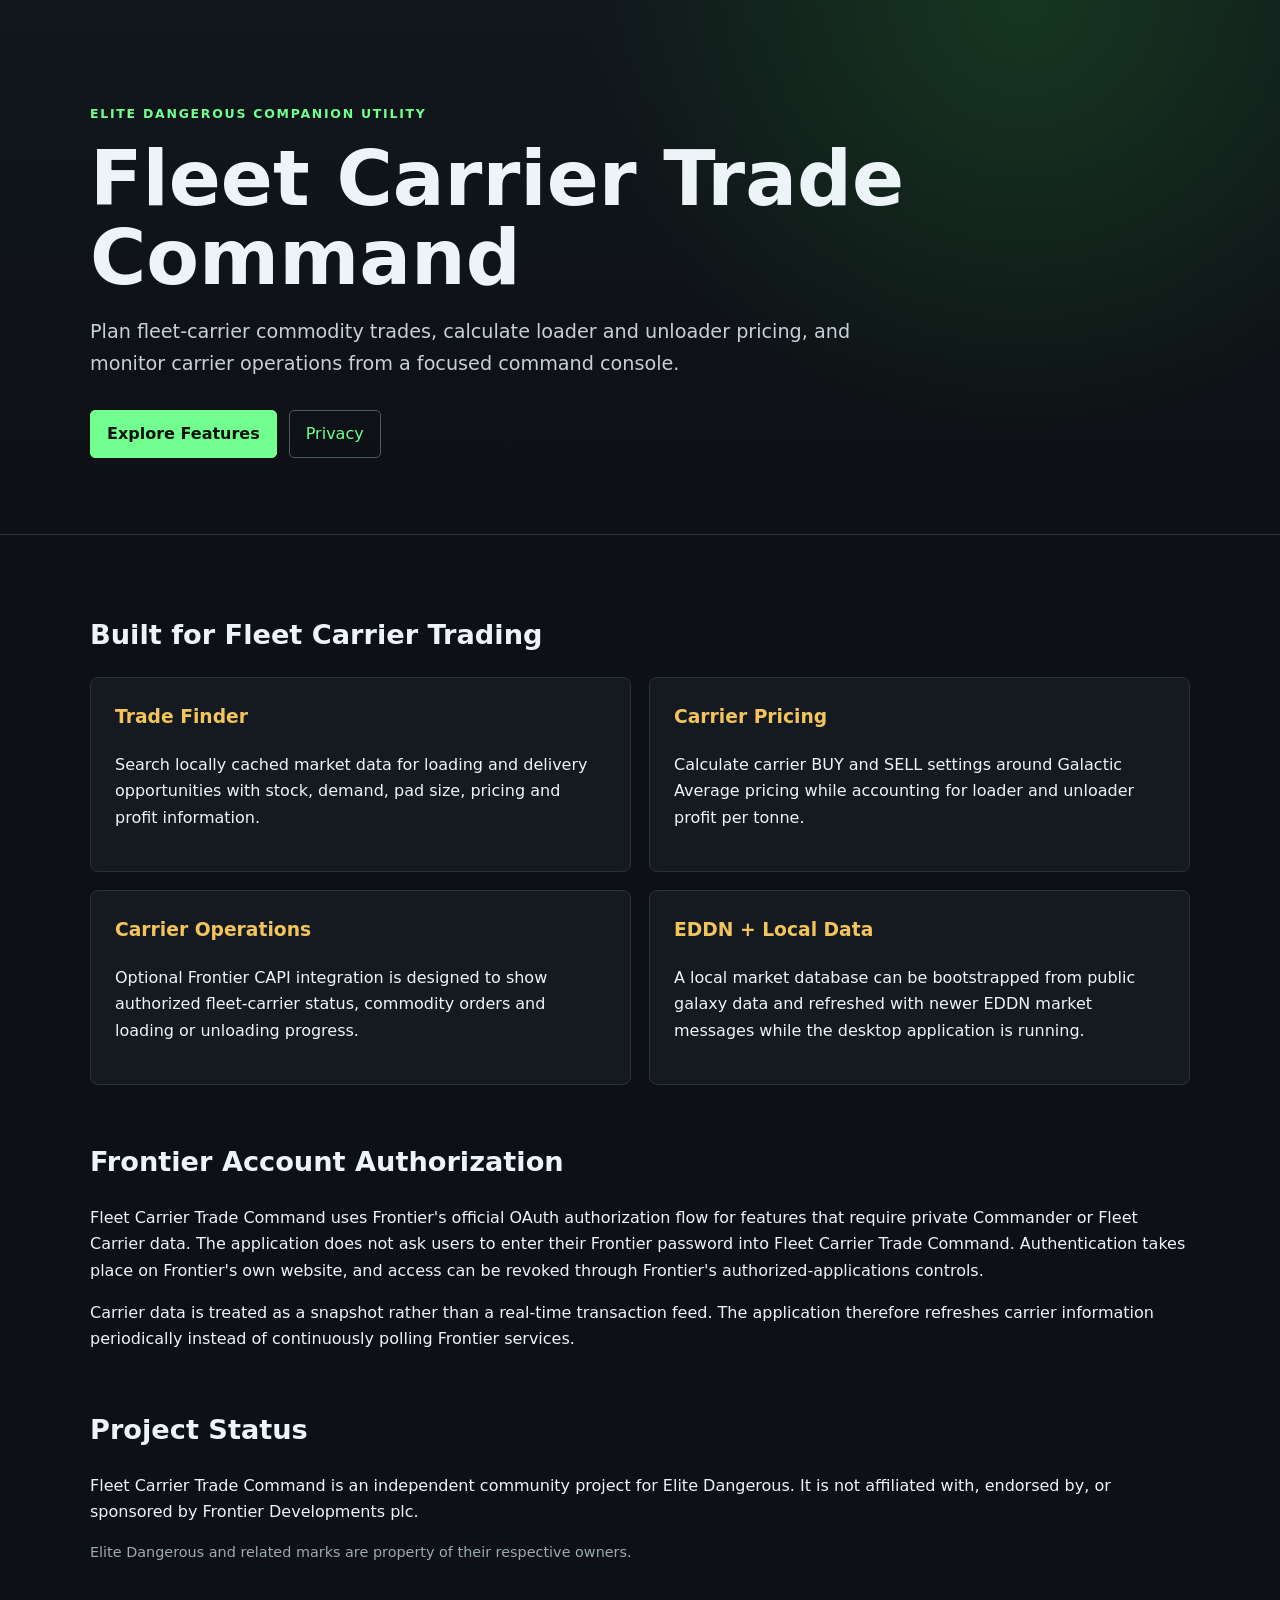
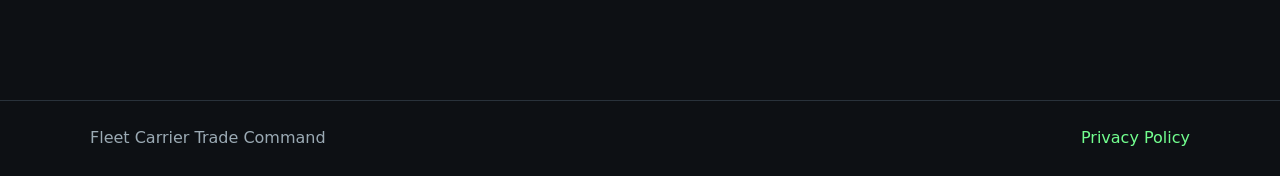
<file: index.html>
<!doctype html><html lang="en"><head><meta charset="utf-8"><meta name="viewport" content="width=device-width,initial-scale=1"><title>Fleet Carrier Trade Command</title><meta name="description" content="Fleet Carrier Trade Command is an Elite Dangerous companion utility for fleet carrier commodity trading and operations."><link rel="stylesheet" href="style.css"></head><body><header><div class="wrap"><p class="eyebrow">ELITE DANGEROUS COMPANION UTILITY</p><h1>Fleet Carrier Trade Command</h1><p class="lead">Plan fleet-carrier commodity trades, calculate loader and unloader pricing, and monitor carrier operations from a focused command console.</p><div class="actions"><a class="primary" href="#features">Explore Features</a><a href="privacy.html">Privacy</a></div></div></header><main class="wrap"><section id="features"><h2>Built for Fleet Carrier Trading</h2><div class="grid"><article><h3>Trade Finder</h3><p>Search locally cached market data for loading and delivery opportunities with stock, demand, pad size, pricing and profit information.</p></article><article><h3>Carrier Pricing</h3><p>Calculate carrier BUY and SELL settings around Galactic Average pricing while accounting for loader and unloader profit per tonne.</p></article><article><h3>Carrier Operations</h3><p>Optional Frontier CAPI integration is designed to show authorized fleet-carrier status, commodity orders and loading or unloading progress.</p></article><article><h3>EDDN + Local Data</h3><p>A local market database can be bootstrapped from public galaxy data and refreshed with newer EDDN market messages while the desktop application is running.</p></article></div></section><section><h2>Frontier Account Authorization</h2><p>Fleet Carrier Trade Command uses Frontier's official OAuth authorization flow for features that require private Commander or Fleet Carrier data. The application does not ask users to enter their Frontier password into Fleet Carrier Trade Command. Authentication takes place on Frontier's own website, and access can be revoked through Frontier's authorized-applications controls.</p><p>Carrier data is treated as a snapshot rather than a real-time transaction feed. The application therefore refreshes carrier information periodically instead of continuously polling Frontier services.</p></section><section><h2>Project Status</h2><p>Fleet Carrier Trade Command is an independent community project for Elite Dangerous. It is not affiliated with, endorsed by, or sponsored by Frontier Developments plc.</p><p class="small">Elite Dangerous and related marks are property of their respective owners.</p></section></main><footer><div class="wrap"><span>Fleet Carrier Trade Command</span><span><a href="privacy.html">Privacy Policy</a></span></div></footer></body></html>
</file>
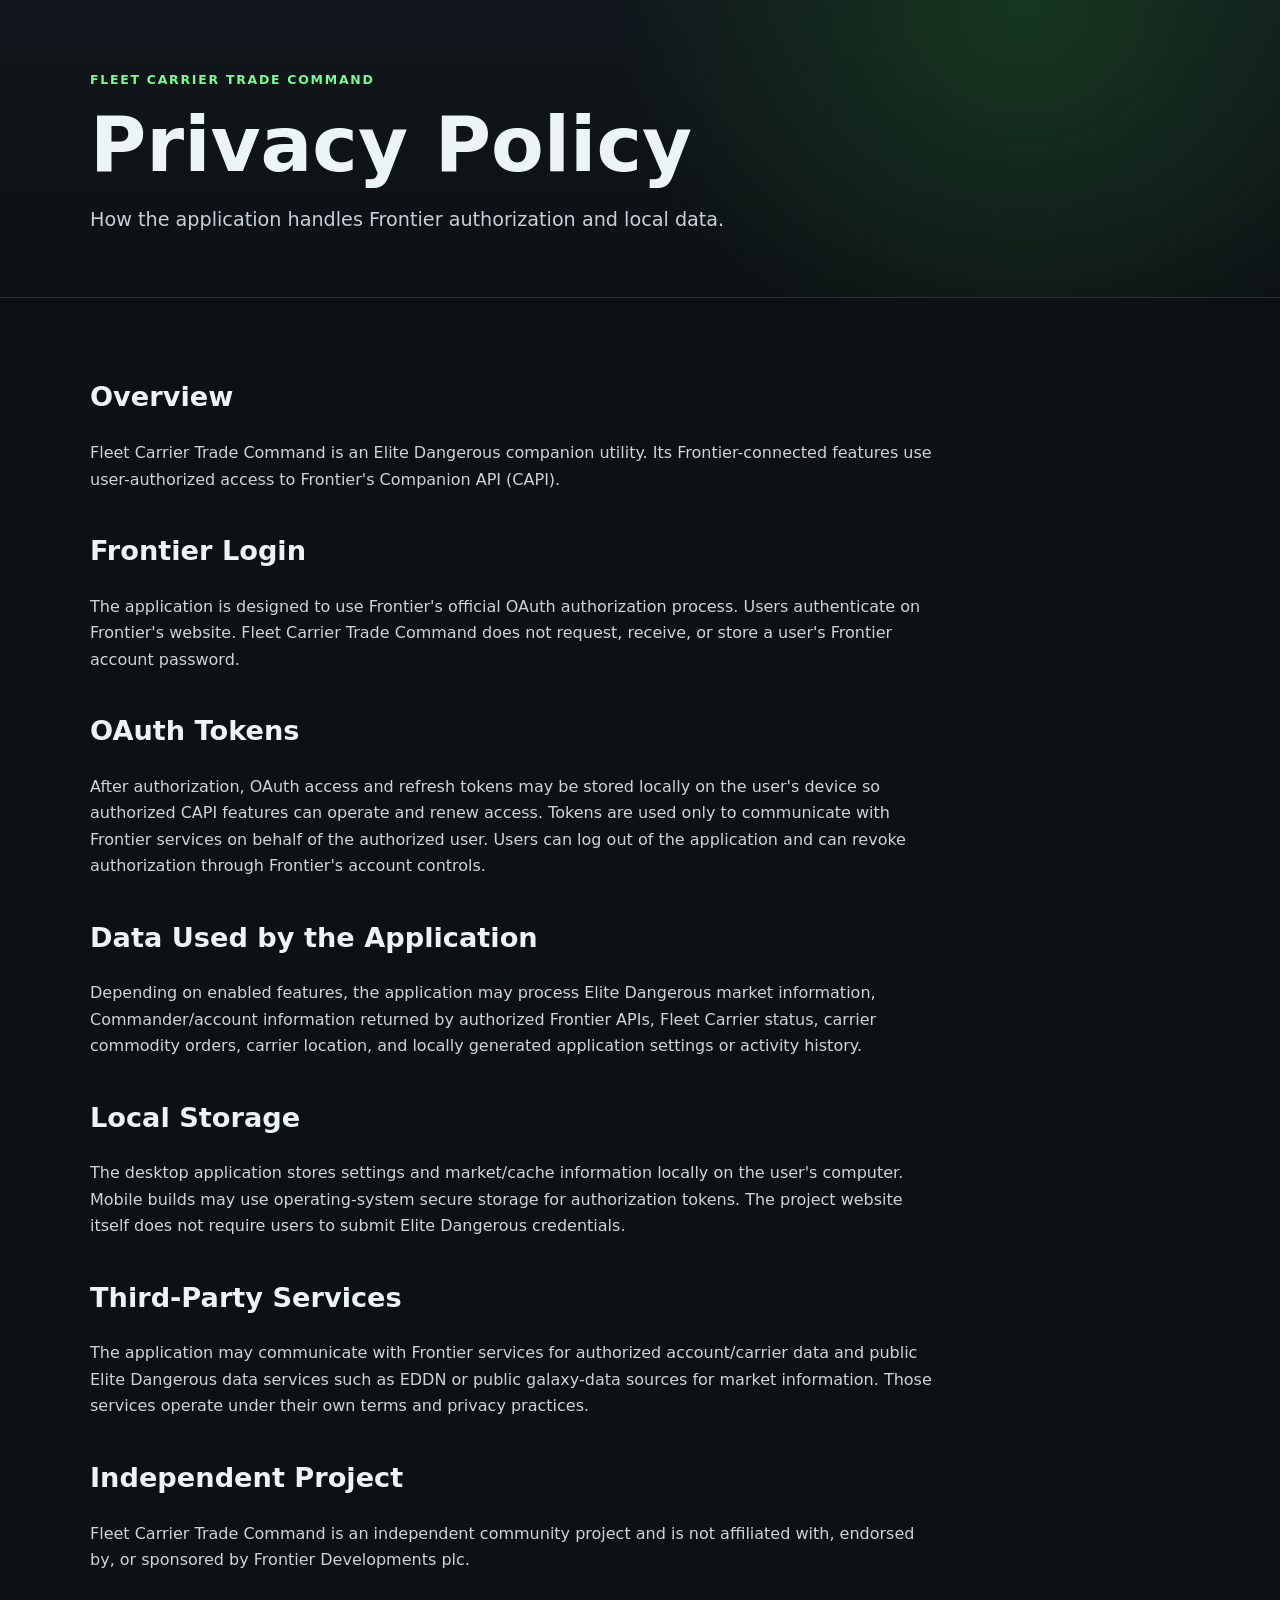
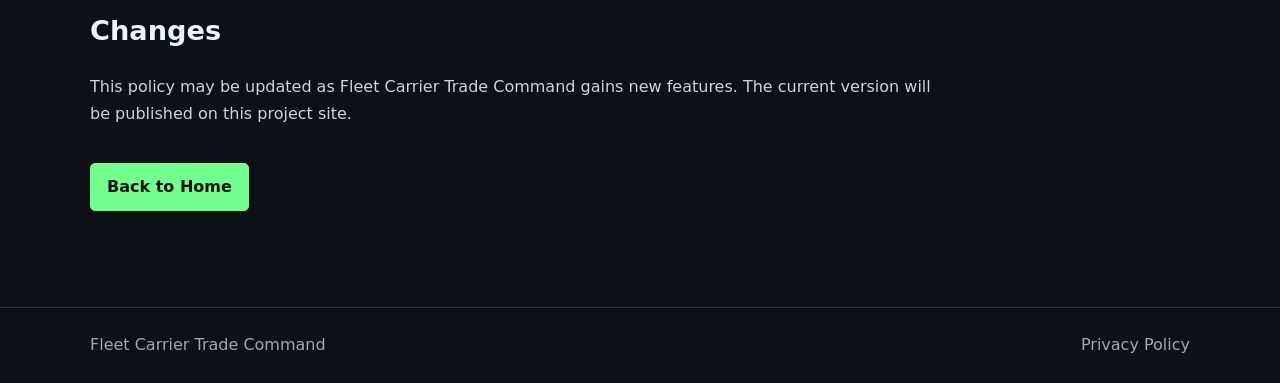
<file: privacy.html>
<!doctype html><html lang="en"><head><meta charset="utf-8"><meta name="viewport" content="width=device-width,initial-scale=1"><title>Privacy Policy — Fleet Carrier Trade Command</title><link rel="stylesheet" href="style.css"></head><body><header class="compact"><div class="wrap"><p class="eyebrow">FLEET CARRIER TRADE COMMAND</p><h1>Privacy Policy</h1><p class="lead">How the application handles Frontier authorization and local data.</p></div></header><main class="wrap policy"><section><h2>Overview</h2><p>Fleet Carrier Trade Command is an Elite Dangerous companion utility. Its Frontier-connected features use user-authorized access to Frontier's Companion API (CAPI).</p></section><section><h2>Frontier Login</h2><p>The application is designed to use Frontier's official OAuth authorization process. Users authenticate on Frontier's website. Fleet Carrier Trade Command does not request, receive, or store a user's Frontier account password.</p></section><section><h2>OAuth Tokens</h2><p>After authorization, OAuth access and refresh tokens may be stored locally on the user's device so authorized CAPI features can operate and renew access. Tokens are used only to communicate with Frontier services on behalf of the authorized user. Users can log out of the application and can revoke authorization through Frontier's account controls.</p></section><section><h2>Data Used by the Application</h2><p>Depending on enabled features, the application may process Elite Dangerous market information, Commander/account information returned by authorized Frontier APIs, Fleet Carrier status, carrier commodity orders, carrier location, and locally generated application settings or activity history.</p></section><section><h2>Local Storage</h2><p>The desktop application stores settings and market/cache information locally on the user's computer. Mobile builds may use operating-system secure storage for authorization tokens. The project website itself does not require users to submit Elite Dangerous credentials.</p></section><section><h2>Third-Party Services</h2><p>The application may communicate with Frontier services for authorized account/carrier data and public Elite Dangerous data services such as EDDN or public galaxy-data sources for market information. Those services operate under their own terms and privacy practices.</p></section><section><h2>Independent Project</h2><p>Fleet Carrier Trade Command is an independent community project and is not affiliated with, endorsed by, or sponsored by Frontier Developments plc.</p></section><section><h2>Changes</h2><p>This policy may be updated as Fleet Carrier Trade Command gains new features. The current version will be published on this project site.</p></section><p><a class="primary" href="index.html">Back to Home</a></p></main><footer><div class="wrap"><span>Fleet Carrier Trade Command</span><span>Privacy Policy</span></div></footer></body></html>
</file>
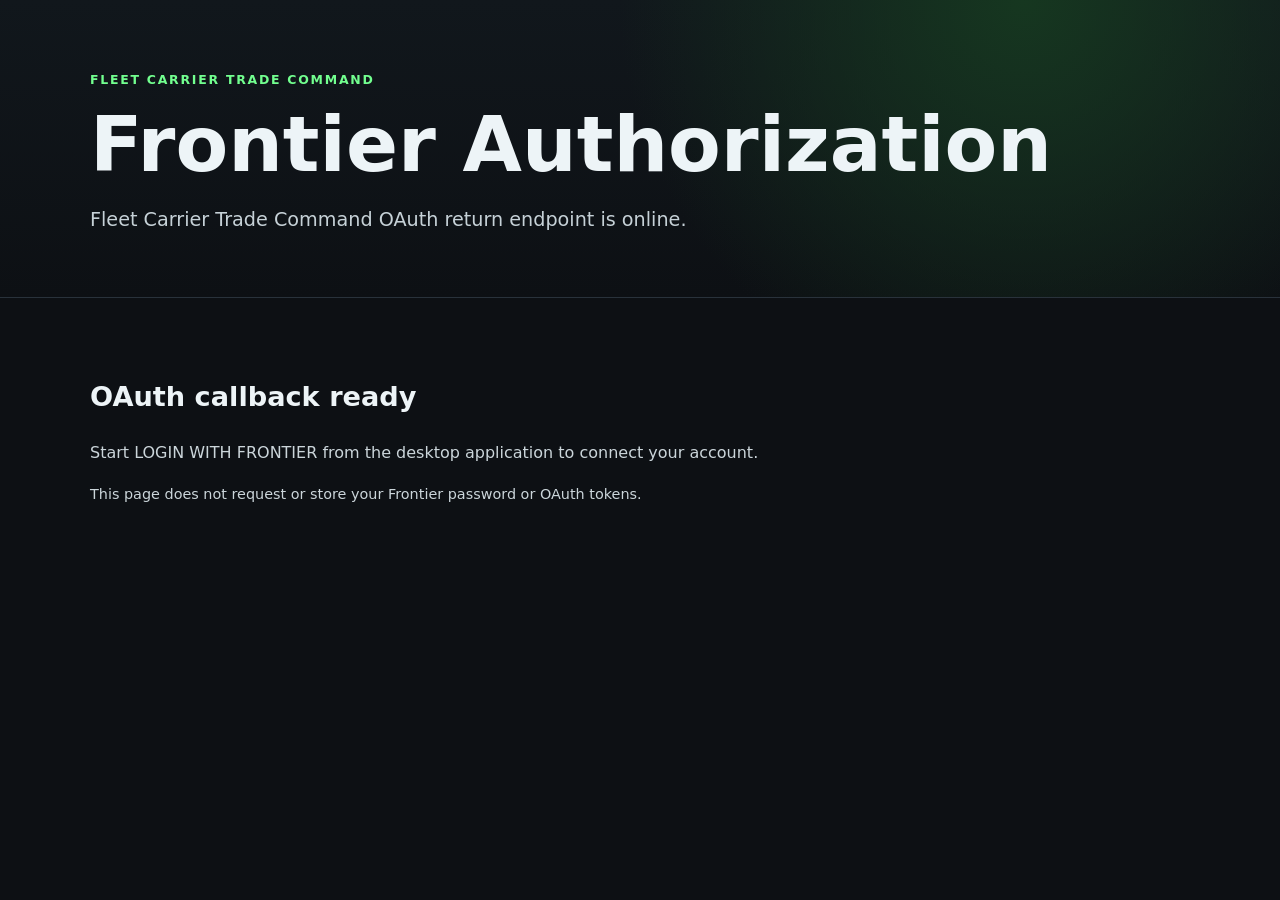
<file: oauth/callback.html>
<!doctype html><html lang="en"><head><meta charset="utf-8"><meta name="viewport" content="width=device-width,initial-scale=1"><title>Frontier Authorization — Fleet Carrier Trade Command</title><link rel="stylesheet" href="../style.css"><meta name="robots" content="noindex,nofollow"></head><body><header class="compact"><div class="wrap"><p class="eyebrow">FLEET CARRIER TRADE COMMAND</p><h1>Frontier Authorization</h1><p class="lead" id="status">Returning authorization to the desktop application…</p></div></header><main class="wrap policy"><section><h2 id="heading">Authorization callback received</h2><p id="message">Keep Fleet Carrier Trade Command open while this page returns the result.</p><p class="small">This page does not request or store your Frontier password or OAuth tokens.</p></section></main><script>(()=>{const q=new URLSearchParams(location.search),s=q.get('state')||'',m=/^fctc\.(\d{2,5})\.([A-Za-z0-9_-]+)$/.exec(s),h=document.getElementById('heading'),st=document.getElementById('status'),msg=document.getElementById('message');if(!m){h.textContent='OAuth callback ready';st.textContent='Fleet Carrier Trade Command OAuth return endpoint is online.';msg.textContent='Start LOGIN WITH FRONTIER from the desktop application to connect your account.';return;}const port=Number(m[1]);if(port<1024||port>65535){h.textContent='Invalid callback';st.textContent='The desktop return address was invalid.';return;}const target='http://127.0.0.1:'+port+'/oauth/callback/?'+q.toString();if(q.has('error')){h.textContent='Authorization was not completed';st.textContent='Returning the Frontier response to Fleet Carrier Trade Command…';}else if(q.has('code')){h.textContent='Authorization approved';st.textContent='Returning securely to Fleet Carrier Trade Command…';}else{h.textContent='Authorization response received';}msg.textContent='If the application does not resume automatically, leave it open and refresh this page.';setTimeout(()=>location.replace(target),250);})();</script></body></html>
</file>
<file: style.css>
:root{color-scheme:dark;--bg:#0d1014;--panel:#151a20;--line:#29323b;--text:#edf4f7;--muted:#9baab4;--accent:#72ff8f;--accent2:#f2c45e}*{box-sizing:border-box}body{margin:0;background:var(--bg);color:var(--text);font:16px/1.65 system-ui,-apple-system,Segoe UI,Roboto,sans-serif}a{color:var(--accent);text-decoration:none}a:hover{text-decoration:underline}.wrap{width:min(1100px,calc(100% - 40px));margin:auto}header{padding:92px 0 76px;background:radial-gradient(circle at 80% 0,#163720 0,transparent 38%),linear-gradient(180deg,#11171c,#0d1014);border-bottom:1px solid var(--line)}header.compact{padding:58px 0 42px}.eyebrow{color:var(--accent);font-weight:700;letter-spacing:.14em;font-size:.78rem}h1{font-size:clamp(2.5rem,6vw,5rem);line-height:1.02;margin:.2em 0}.lead{max-width:780px;color:#c6d1d7;font-size:1.2rem}.actions{display:flex;gap:12px;margin-top:30px;flex-wrap:wrap}.actions a,.primary{display:inline-block;border:1px solid #4b5b66;padding:10px 16px;border-radius:5px}.actions .primary,.primary{background:var(--accent);border-color:var(--accent);color:#07120a;font-weight:800}main{padding:55px 0 80px}section{margin-bottom:55px}h2{font-size:1.7rem;margin-bottom:20px}h3{color:var(--accent2);margin-top:0}.grid{display:grid;grid-template-columns:repeat(2,minmax(0,1fr));gap:18px}.grid article{background:var(--panel);border:1px solid var(--line);padding:24px;border-radius:8px}.small{color:var(--muted);font-size:.9rem}.policy section{max-width:850px;margin-bottom:36px}.policy p{color:#cbd5da}footer{border-top:1px solid var(--line);padding:24px 0;color:var(--muted)}footer .wrap{display:flex;justify-content:space-between;gap:20px;flex-wrap:wrap}@media(max-width:700px){.grid{grid-template-columns:1fr}header{padding-top:60px}.wrap{width:min(100% - 28px,1100px)}}
</file>
